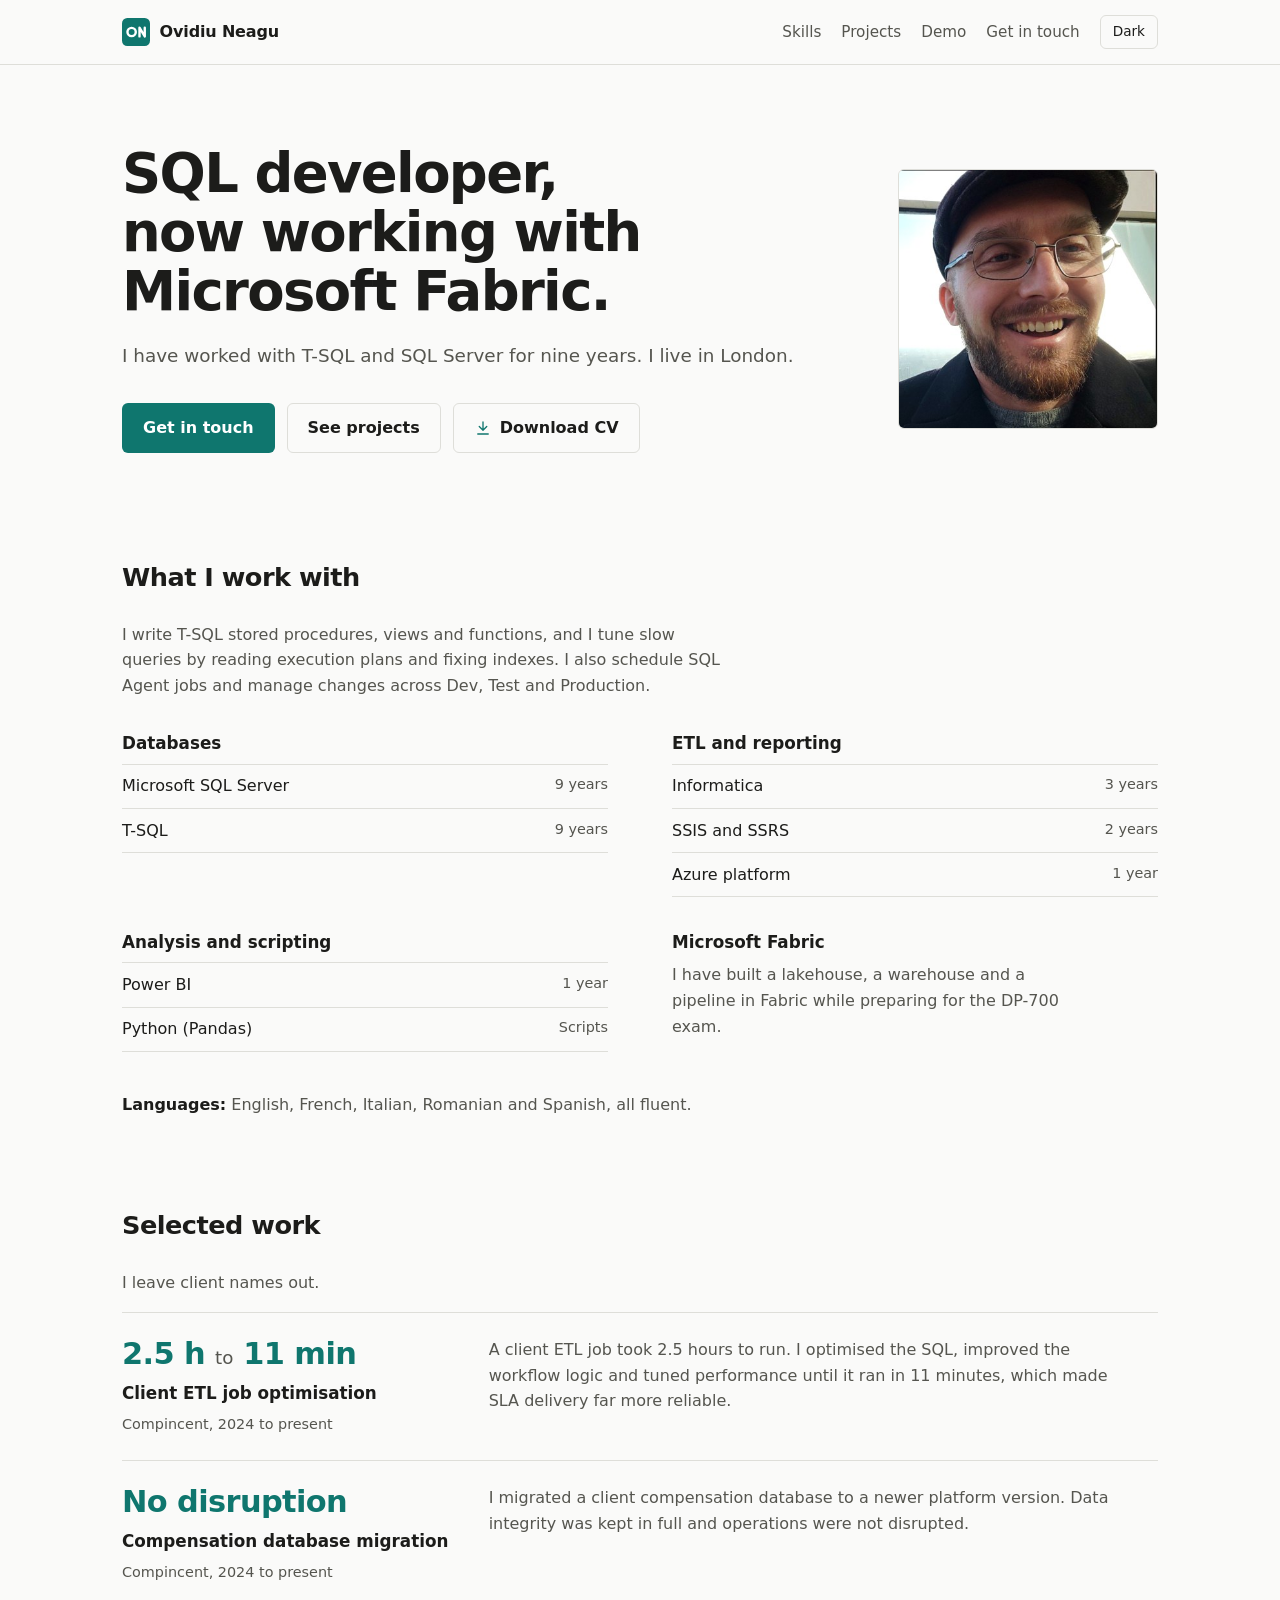
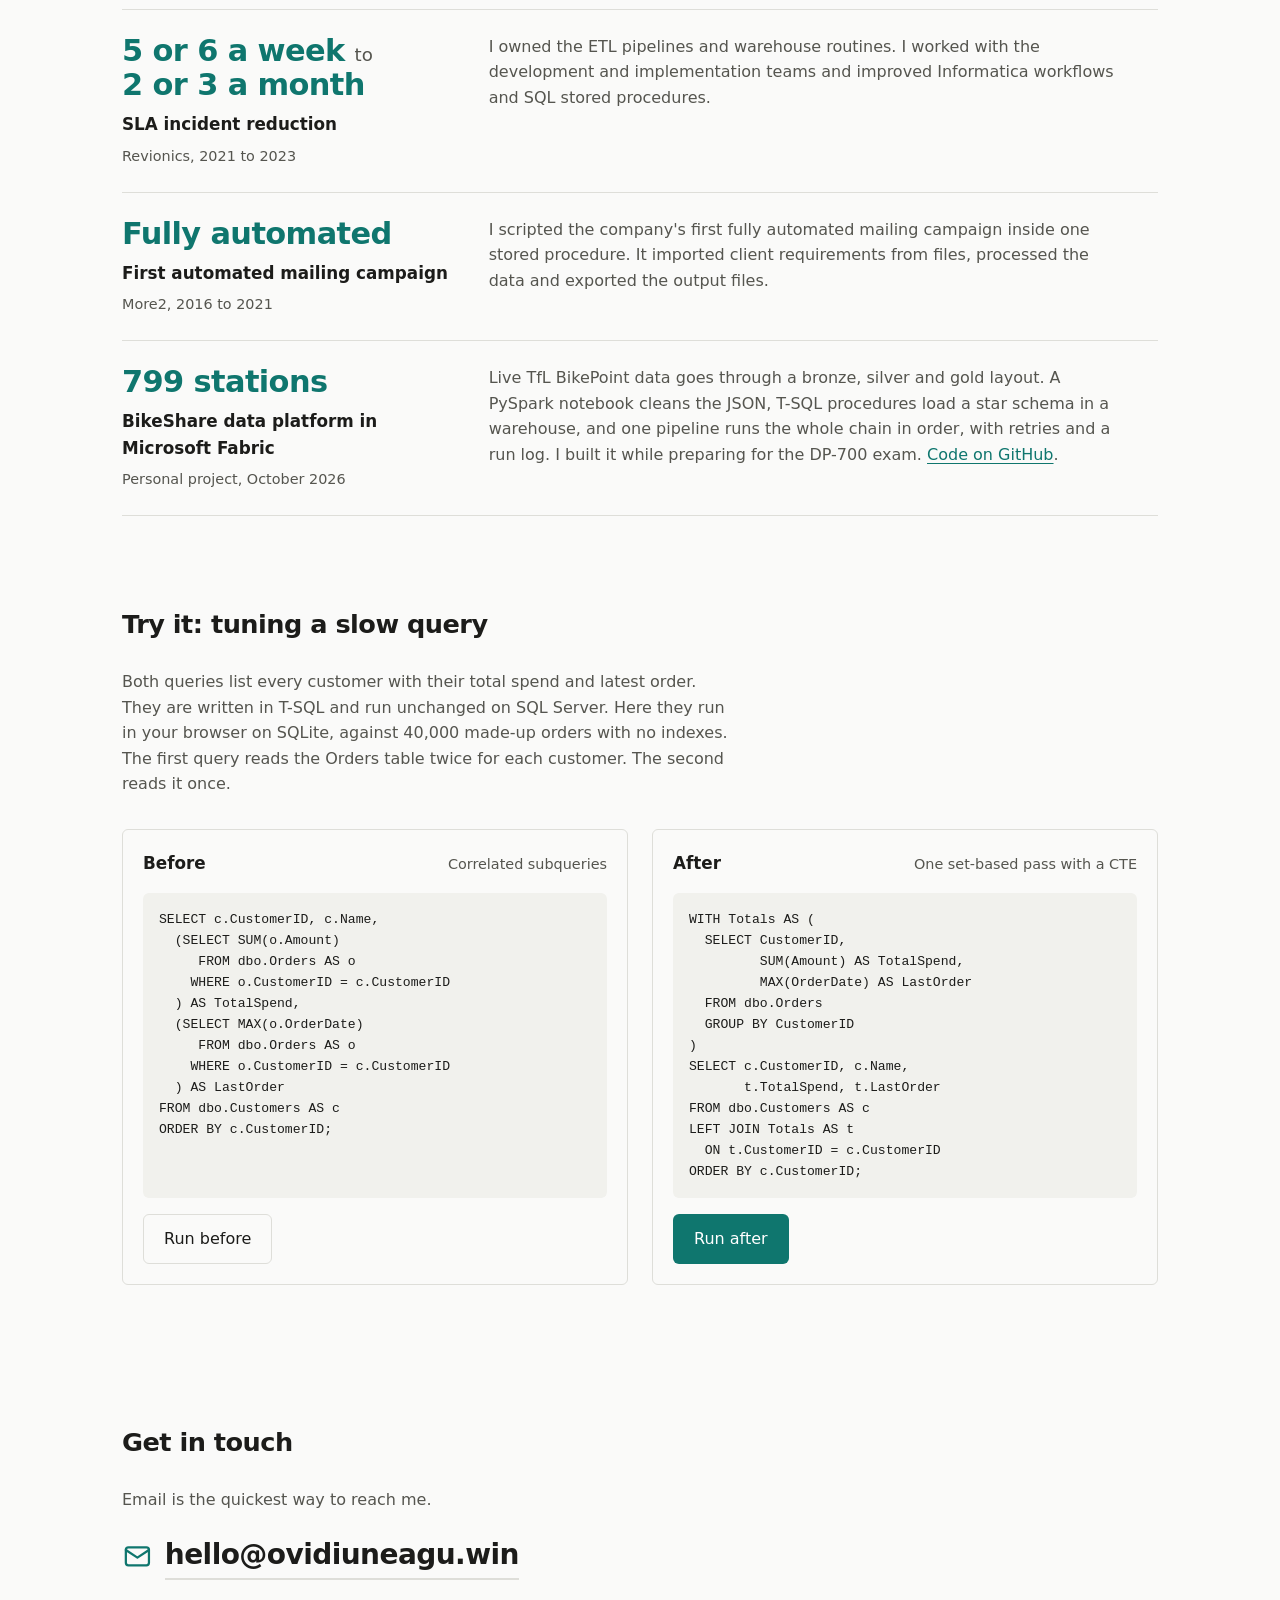
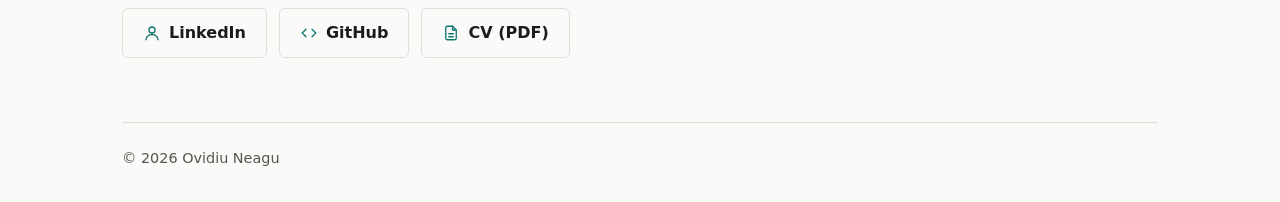
<file: index.html>
<!doctype html>
<html lang="en">
<head>
  <meta charset="utf-8">
  <meta name="viewport" content="width=device-width, initial-scale=1">
  <title>Ovidiu Neagu | SQL Developer</title>
  <meta name="description" content="SQL developer with nine years of T-SQL and SQL Server experience, now working with Microsoft Fabric. Based in London.">
  <meta name="color-scheme" content="light dark">
  <meta name="theme-color" content="#fafaf9" media="(prefers-color-scheme: light)">
  <meta name="theme-color" content="#131312" media="(prefers-color-scheme: dark)">
  <link rel="canonical" href="https://ovidiuneagu.win/">
  <link rel="icon" href="favicon.svg" type="image/svg+xml">
  <link rel="icon" href="favicon.ico" sizes="48x48">
  <link rel="apple-touch-icon" href="apple-touch-icon.png">
  <meta property="og:title" content="Ovidiu Neagu | SQL Developer">
  <meta property="og:description" content="SQL developer with nine years of T-SQL and SQL Server experience, now working with Microsoft Fabric.">
  <meta property="og:type" content="website">
  <meta property="og:url" content="https://ovidiuneagu.win/">
  <meta property="og:site_name" content="Ovidiu Neagu">
  <meta property="og:image" content="https://ovidiuneagu.win/og.png">
  <meta property="og:image:width" content="1200">
  <meta property="og:image:height" content="630">
  <meta property="og:image:alt" content="Ovidiu Neagu, SQL developer with nine years of T-SQL and SQL Server experience, now working with Microsoft Fabric.">
  <meta name="twitter:card" content="summary_large_image">
  <script>
    /* Runs before first paint: restores the saved theme and marks JS as available. */
    (function () {
      var root = document.documentElement;
      root.classList.add("js");
      try {
        var saved = localStorage.getItem("theme");
        if (saved === "light" || saved === "dark") root.setAttribute("data-theme", saved);
      } catch (e) {}
    })();
  </script>
  <link rel="stylesheet" href="style.css">
  <script src="script.js" defer></script>
  <script src="demo.js?v=20261013" defer></script>
</head>
<body>
  <a class="skip" href="#main">Skip to content</a>

  <header class="nav">
    <div class="wrap nav-inner">
      <a class="brand" href="#top">
        <svg class="logo" viewBox="0 0 64 64" width="28" height="28" aria-hidden="true" focusable="false"><rect width="64" height="64" rx="12" fill="var(--accent)"/><circle cx="22" cy="32" r="9.5" fill="none" stroke="var(--on-accent)" stroke-width="5.5"/><path d="M40 42V22L52 42V22" fill="none" stroke="var(--on-accent)" stroke-width="5.5" stroke-linejoin="round" stroke-linecap="round"/></svg>
        <span>Ovidiu Neagu</span>
      </a>
      <nav aria-label="Primary">
        <a class="nav-skills" href="#skills">Skills</a>
        <a href="#projects">Projects</a>
        <a class="nav-demo" href="#demo">Demo</a>
        <a class="nav-contact" href="#contact">Get in touch</a>
        <button class="theme-toggle" type="button" id="theme-toggle" aria-label="Switch colour theme">Dark</button>
      </nav>
    </div>
  </header>

  <main id="main">
    <section class="hero wrap" id="top">
      <div class="hero-text">
        <h1>SQL developer, now working with Microsoft Fabric.</h1>
        <p class="lead">I have worked with <span class="nowrap">T-SQL</span> and <span class="nowrap">SQL Server</span> <span class="nowrap">for nine years.</span> <span class="nowrap">I live in London.</span></p>
        <div class="actions">
          <a class="btn btn-primary" href="#contact">Get in touch</a>
          <a class="btn btn-ghost" href="#projects">See projects</a>
          <a class="btn btn-ghost" href="Ovidiu_Neagu_CV.pdf" download><svg class="icon" viewBox="0 0 24 24" width="18" height="18" fill="none" stroke="currentColor" stroke-width="1.75" stroke-linecap="round" stroke-linejoin="round" aria-hidden="true" focusable="false"><path d="M12 4v11m-5-5 5 5 5-5M5 20h14"/></svg>Download CV</a>
        </div>
      </div>
      <img class="portrait" src="portrait.jpg" width="400" height="400" alt="Ovidiu Neagu, smiling, wearing glasses and a flat cap">
    </section>

    <section class="wrap section reveal" id="skills">
      <h2>What I work with</h2>
      <p class="note">I write T-SQL stored procedures, views and functions, and I tune slow queries by reading execution plans and fixing indexes. I also schedule SQL Agent jobs and manage changes across Dev, Test and Production.</p>
      <div class="skill-groups">
        <div class="skill-group">
          <h3>Databases</h3>
          <ul class="skill-list">
            <li><span>Microsoft SQL Server</span><span class="yrs">9 years</span></li>
            <li><span>T-SQL</span><span class="yrs">9 years</span></li>
          </ul>
        </div>
        <div class="skill-group">
          <h3>ETL and reporting</h3>
          <ul class="skill-list">
            <li><span>Informatica</span><span class="yrs">3 years</span></li>
            <li><span>SSIS and SSRS</span><span class="yrs">2 years</span></li>
            <li><span>Azure platform</span><span class="yrs">1 year</span></li>
          </ul>
        </div>
        <div class="skill-group">
          <h3>Analysis and scripting</h3>
          <ul class="skill-list">
            <li><span>Power BI</span><span class="yrs">1 year</span></li>
            <li><span>Python (Pandas)</span><span class="yrs">Scripts</span></li>
          </ul>
        </div>
        <div class="skill-group">
          <h3>Microsoft Fabric</h3>
          <p>I have built a lakehouse, a warehouse and a pipeline in Fabric while preparing for the <span class="nowrap">DP-700</span> exam.</p>
        </div>
      </div>
      <p class="langs"><strong>Languages:</strong> English, French, Italian, Romanian and Spanish, all fluent.</p>
    </section>

    <section class="wrap section reveal" id="projects">
      <h2>Selected work</h2>
      <p class="note">I leave client names out.</p>
      <ol class="projects">
        <li>
          <div>
            <p class="result">2.5 h <span class="to">to</span> 11 min</p>
            <h3>Client ETL job optimisation</h3>
            <p class="meta">Compincent, 2024 to present</p>
          </div>
          <p>A client ETL job took 2.5 hours to run. I optimised the SQL, improved the workflow logic and tuned performance until it ran in 11 minutes, which made SLA delivery far more reliable.</p>
        </li>
        <li>
          <div>
            <p class="result">No disruption</p>
            <h3>Compensation database migration</h3>
            <p class="meta">Compincent, 2024 to present</p>
          </div>
          <p>I migrated a client compensation database to a newer platform version. Data integrity was kept in full and operations were not disrupted.</p>
        </li>
        <li>
          <div>
            <p class="result">5 or 6 a week <span class="to">to</span> 2 or 3 a month</p>
            <h3>SLA incident reduction</h3>
            <p class="meta">Revionics, 2021 to 2023</p>
          </div>
          <p>I owned the ETL pipelines and warehouse routines. I worked with the development and implementation teams and improved Informatica workflows and SQL stored procedures.</p>
        </li>
        <li>
          <div>
            <p class="result">Fully automated</p>
            <h3>First automated mailing campaign</h3>
            <p class="meta">More2, 2016 to 2021</p>
          </div>
          <p>I scripted the company's first fully automated mailing campaign inside one stored procedure. It imported client requirements from files, processed the data and exported the output files.</p>
        </li>
        <li>
          <div>
            <p class="result">799 stations</p>
            <h3>BikeShare data platform in Microsoft Fabric</h3>
            <p class="meta">Personal project, October 2026</p>
          </div>
          <p>Live TfL BikePoint data goes through a bronze, silver and gold layout. A PySpark notebook cleans the JSON, T-SQL procedures load a star schema in a warehouse, and one pipeline runs the whole chain in order, with retries and a run log. I built it while preparing for the <span class="nowrap">DP-700</span> exam. <a href="https://github.com/OvISaN-1/fabric-bikeshare-dp700">Code on GitHub</a>.</p>
        </li>
      </ol>
    </section>

    <section class="wrap section reveal" id="demo">
      <h2>Try it: tuning a slow query</h2>
      <p class="note">Both queries list every customer with their total spend and latest order. They are written in T-SQL and run unchanged on SQL Server. Here they run in your browser on SQLite, against 40,000 made-up orders with no indexes. The first query reads the Orders table twice for each customer. The second reads it once.</p>
      <div class="demo">
        <div class="demo-card">
          <div class="demo-head">
            <h3>Before</h3>
            <span>Correlated subqueries</span>
          </div>
<pre class="code"><code>SELECT c.CustomerID, c.Name,
  (SELECT SUM(o.Amount)
     FROM dbo.Orders AS o
    WHERE o.CustomerID = c.CustomerID
  ) AS TotalSpend,
  (SELECT MAX(o.OrderDate)
     FROM dbo.Orders AS o
    WHERE o.CustomerID = c.CustomerID
  ) AS LastOrder
FROM dbo.Customers AS c
ORDER BY c.CustomerID;</code></pre>
          <button class="btn btn-ghost demo-run" type="button" data-query="slow">Run before</button>
          <div class="demo-out" aria-live="polite"></div>
        </div>
        <div class="demo-card">
          <div class="demo-head">
            <h3>After</h3>
            <span>One set-based pass with a CTE</span>
          </div>
<pre class="code"><code>WITH Totals AS (
  SELECT CustomerID,
         SUM(Amount) AS TotalSpend,
         MAX(OrderDate) AS LastOrder
  FROM dbo.Orders
  GROUP BY CustomerID
)
SELECT c.CustomerID, c.Name,
       t.TotalSpend, t.LastOrder
FROM dbo.Customers AS c
LEFT JOIN Totals AS t
  ON t.CustomerID = c.CustomerID
ORDER BY c.CustomerID;</code></pre>
          <button class="btn btn-primary demo-run" type="button" data-query="fast">Run after</button>
          <div class="demo-out" aria-live="polite"></div>
        </div>
      </div>
      <p class="demo-summary" aria-live="polite"></p>
    </section>

    <!--
      Fabric learning log, hidden until there is a first entry.
      To bring it back: paste a section with id="fabric" here and add a nav link to #fabric.
    -->

    <section class="wrap section contact reveal" id="contact">
      <h2>Get in touch</h2>
      <p class="note">Email is the quickest way to reach me.</p>
      <a class="email-big" id="email-link" href="#contact" data-user="hello" data-domain="ovidiuneagu.win"><svg class="icon" viewBox="0 0 24 24" width="18" height="18" fill="none" stroke="currentColor" stroke-width="1.75" stroke-linecap="round" stroke-linejoin="round" aria-hidden="true" focusable="false"><rect x="3" y="5" width="18" height="14" rx="2"/><path d="m3 7 9 6 9-6"/></svg><span>hello at ovidiuneagu.win</span></a>
      <ul class="contact-links">
        <li><a class="btn btn-ghost" href="https://www.linkedin.com/in/ovi-neagu-33716b99/"><svg class="icon" viewBox="0 0 24 24" width="18" height="18" fill="none" stroke="currentColor" stroke-width="1.75" stroke-linecap="round" stroke-linejoin="round" aria-hidden="true" focusable="false"><circle cx="12" cy="8" r="4"/><path d="M4 21c0-4 3.6-7 8-7s8 3 8 7"/></svg>LinkedIn</a></li>
        <li><a class="btn btn-ghost" href="https://github.com/OvISaN-1"><svg class="icon" viewBox="0 0 24 24" width="18" height="18" fill="none" stroke="currentColor" stroke-width="1.75" stroke-linecap="round" stroke-linejoin="round" aria-hidden="true" focusable="false"><path d="m8 7-5 5 5 5M16 7l5 5-5 5"/></svg>GitHub</a></li>
        <li><a class="btn btn-ghost" href="Ovidiu_Neagu_CV.pdf" download><svg class="icon" viewBox="0 0 24 24" width="18" height="18" fill="none" stroke="currentColor" stroke-width="1.75" stroke-linecap="round" stroke-linejoin="round" aria-hidden="true" focusable="false"><path d="M14 3H7a2 2 0 0 0-2 2v14a2 2 0 0 0 2 2h10a2 2 0 0 0 2-2V8z"/><path d="M14 3v5h5M9 13h6M9 17h6"/></svg>CV (PDF)</a></li>
      </ul>
    </section>
  </main>

  <footer class="wrap footer">
    <p>&copy; 2026 Ovidiu Neagu</p>
  </footer>
</body>
</html>
</file>
<file: style.css>
:root {
  color-scheme: light;
  --bg: #fafaf9;
  --text: #1c1c1a;
  --muted: #55554f;
  --line: #deded9;
  --accent: #0f766e;
  --on-accent: #ffffff;
  --code-bg: #f1f1ed;
  --radius: 6px;
  --font: system-ui, -apple-system, "Segoe UI", Roboto, "Helvetica Neue", Arial, sans-serif;
}

/* Dark follows the system unless the visitor chose a theme with the toggle. */
@media (prefers-color-scheme: dark) {
  :root:not([data-theme="light"]) {
    color-scheme: dark;
    --bg: #131312;
    --text: #ecece8;
    --muted: #a8a8a0;
    --line: #2d2d2a;
    --accent: #5eead4;
    --on-accent: #042f2e;
    --code-bg: #1c1c1a;
  }
}

:root[data-theme="dark"] {
  color-scheme: dark;
  --bg: #131312;
  --text: #ecece8;
  --muted: #a8a8a0;
  --line: #2d2d2a;
  --accent: #5eead4;
  --on-accent: #042f2e;
  --code-bg: #1c1c1a;
}

* { box-sizing: border-box; }
html { scroll-behavior: smooth; }
body {
  margin: 0;
  background: var(--bg);
  color: var(--text);
  font-family: var(--font);
  line-height: 1.6;
  -webkit-font-smoothing: antialiased;
  transition: background-color .25s ease, color .25s ease;
}

.wrap { max-width: 1100px; margin: 0 auto; padding: 0 1rem; }
@media (min-width: 768px) { .wrap { padding: 0 2rem; } }

a { color: inherit; }
:focus-visible { outline: 2px solid var(--accent); outline-offset: 3px; border-radius: var(--radius); }

.skip {
  position: absolute; left: -999px; top: 0;
  background: var(--accent); color: var(--on-accent);
  padding: .5rem 1rem; border-radius: var(--radius);
}
.skip:focus { left: 1rem; top: 1rem; z-index: 20; }

/* Navigation */
.nav {
  position: sticky; top: 0; z-index: 10;
  background: var(--bg);
  border-bottom: 1px solid var(--line);
  transition: background-color .25s ease, border-color .25s ease;
}
.nav-inner { display: flex; align-items: center; justify-content: space-between; height: 64px; }
.brand { display: inline-flex; align-items: center; gap: .6rem; font-weight: 600; text-decoration: none; letter-spacing: -0.01em; }
.logo { display: block; flex: none; }
.nav nav { display: flex; align-items: center; gap: 1.25rem; font-size: .95rem; }
.nav nav a { text-decoration: none; color: var(--muted); transition: color .2s ease; }
.nav nav a:hover { color: var(--text); }

.theme-toggle {
  font: inherit;
  font-size: .85rem;
  color: var(--text);
  background: transparent;
  border: 1px solid var(--line);
  border-radius: var(--radius);
  padding: .3rem .75rem;
  cursor: pointer;
  transition: border-color .2s ease, transform .15s ease;
}
.theme-toggle:hover { border-color: var(--muted); }
.theme-toggle:active { transform: translateY(1px); }

@media (max-width: 560px) {
  .nav nav { gap: .9rem; font-size: .85rem; }
  .nav-skills, .nav-contact, .nav-demo { display: none; }
}

/* Hero */
.hero {
  padding-top: 2.5rem; padding-bottom: 1.5rem;
  display: grid; grid-template-columns: minmax(0, 1fr); gap: 1.75rem; align-items: center;
}
.portrait {
  display: block; width: 100%; max-width: 104px; height: auto; aspect-ratio: 1; order: -1;
  object-fit: cover; border-radius: var(--radius); border: 1px solid var(--line);
}
@media (min-width: 860px) {
  .hero { grid-template-columns: minmax(0, 1fr) 260px; gap: 4rem; padding-top: 5rem; padding-bottom: 2rem; }
  .portrait { max-width: none; order: 0; }
}
h1 {
  font-size: clamp(2.1rem, 4.6vw, 3.4rem);
  line-height: 1.08;
  letter-spacing: -0.03em;
  font-weight: 650;
  margin: 0 0 1.25rem;
  max-width: 22ch;
  text-wrap: balance;
}
.lead { font-size: 1.15rem; color: var(--muted); max-width: 58ch; margin: 0 0 2rem; text-wrap: pretty; }
.nowrap { white-space: nowrap; }
.actions { display: flex; flex-wrap: wrap; gap: .75rem; }
@media (max-width: 560px) {
  .actions { display: grid; grid-template-columns: 1fr 1fr; }
  .actions .btn-primary { grid-column: 1 / -1; }
}
@media (max-width: 380px) {
  .actions { grid-template-columns: 1fr; }
}

.btn {
  display: inline-flex; align-items: center; justify-content: center; gap: .5rem;
  padding: .7rem 1.25rem;
  border-radius: var(--radius);
  text-decoration: none;
  font-weight: 550;
  white-space: nowrap;
  border: 1px solid transparent;
  transition: transform .15s ease, filter .2s ease, border-color .2s ease;
}
.btn:active { transform: translateY(1px); }
button.btn { font: inherit; cursor: pointer; }
.btn-primary { background: var(--accent); color: var(--on-accent); }
.btn-primary:hover { filter: brightness(1.08); }
.btn-ghost { border-color: var(--line); color: var(--text); background: transparent; }
.btn-ghost:hover { border-color: var(--muted); }
.icon { flex: none; display: block; }
.btn-ghost .icon { color: var(--accent); }

/* Sections */
.section { padding-top: 4.5rem; padding-bottom: 1rem; scroll-margin-top: 64px; }
h2 { font-size: 1.6rem; letter-spacing: -0.02em; margin: 0 0 1.5rem; }
h3 { font-size: 1.05rem; margin: 0 0 .4rem; }
p { margin: 0 0 1rem; }
.note { color: var(--muted); max-width: 60ch; }

/* Skills: grouped rows with years, two columns on wider screens */
.skill-groups { display: grid; grid-template-columns: 1fr; gap: 2rem 4rem; margin-top: 2rem; }
.skill-group p { color: var(--muted); max-width: 40ch; margin: 0; }
.skill-list { list-style: none; margin: 0; padding: 0; }
.skill-list li { display: flex; justify-content: space-between; gap: 1rem; padding: .55rem 0; border-top: 1px solid var(--line); }
.skill-list li:last-child { border-bottom: 1px solid var(--line); }
.yrs { color: var(--muted); font-size: .9rem; font-variant-numeric: tabular-nums; white-space: nowrap; }
.langs { margin: 2.5rem 0 0; color: var(--muted); }
.langs strong { color: var(--text); font-weight: 600; }
@media (min-width: 768px) { .skill-groups { grid-template-columns: 1fr 1fr; } }

/* Projects */
.projects { list-style: none; margin: 0; padding: 0; }
.projects li { padding: 1.5rem 0; border-top: 1px solid var(--line); display: grid; grid-template-columns: 1fr; gap: .25rem 2rem; }
.projects li:last-child { border-bottom: 1px solid var(--line); }
.projects p { color: var(--muted); margin: 0; max-width: 62ch; }
.projects .meta { font-size: .9rem; margin-top: .15rem; }
.projects .result { color: var(--accent); font-size: clamp(1.5rem, 3vw, 1.9rem); font-weight: 650; letter-spacing: -0.02em; line-height: 1.15; margin: 0 0 .5rem; max-width: 14ch; text-wrap: balance; font-variant-numeric: tabular-nums; }
.projects .to { color: var(--muted); font-size: .6em; font-weight: 500; letter-spacing: 0; }
.projects p a { color: var(--accent); text-underline-offset: .2em; }
@media (min-width: 768px) { .projects li { grid-template-columns: 1fr 2fr; } }

/* Query tuning demo */
.demo { display: grid; grid-template-columns: minmax(0, 1fr); gap: 1.5rem; margin-top: 2rem; }
@media (min-width: 900px) { .demo { grid-template-columns: minmax(0, 1fr) minmax(0, 1fr); } }
.demo-card { border: 1px solid var(--line); border-radius: var(--radius); padding: 1.25rem; display: flex; flex-direction: column; gap: 1rem; min-width: 0; }
.demo-head { display: flex; align-items: baseline; justify-content: space-between; gap: 1rem; }
.demo-head h3 { margin: 0; }
.demo-head span { color: var(--muted); font-size: .9rem; }
.code {
  margin: 0; padding: 1rem; background: var(--code-bg); border-radius: var(--radius);
  overflow-x: auto; font: .82rem/1.6 ui-monospace, SFMono-Regular, Menlo, Consolas, monospace;
  flex: 1;
}
.demo-run { align-self: flex-start; }
@media (max-width: 560px) {
  .demo-card { padding: 1rem; }
  .code { padding: .85rem; font-size: .74rem; }
}
.demo-run:disabled { opacity: .6; cursor: progress; }
.demo-out:empty { display: none; }
.demo-time { margin: 0 0 .75rem; display: flex; align-items: baseline; gap: .75rem; flex-wrap: wrap; }
.demo-time strong { font-size: 1.5rem; letter-spacing: -0.02em; font-variant-numeric: tabular-nums; }
.demo-time span { color: var(--muted); font-size: .9rem; }
.demo-plan-label { margin: 0 0 .35rem; font-size: .8rem; color: var(--muted); }
.demo-plan { list-style: none; margin: 0; padding: 0; font: .78rem/1.7 ui-monospace, SFMono-Regular, Menlo, Consolas, monospace; color: var(--muted); }
.demo-plan li::before { content: "> "; color: var(--accent); }
.demo-summary { margin: 1.5rem 0 0; font-weight: 600; min-height: 1.6em; }

/* Contact */
.contact { padding-bottom: 4rem; }
.email-big {
  display: inline-flex; align-items: center; gap: .75rem; margin-top: .25rem;
  font-size: clamp(1.1rem, 3.2vw, 1.75rem); font-weight: 600; letter-spacing: -0.02em;
  color: var(--text); text-decoration: none; overflow-wrap: anywhere;
}
.email-big .icon { width: 1.1em; height: 1.1em; color: var(--accent); }
.email-big span { border-bottom: 2px solid var(--line); transition: border-color .2s ease; }
.email-big:hover span { border-color: var(--accent); }
.contact-links { list-style: none; padding: 0; margin: 1.75rem 0 0; display: flex; flex-wrap: wrap; gap: .75rem; }

.footer { padding-bottom: 2rem; color: var(--muted); font-size: .9rem; }
.footer p { border-top: 1px solid var(--line); padding-top: 1.5rem; margin: 0; }

/* Scroll reveal: only hides content when JavaScript is running. */
.js .reveal { opacity: 0; transform: translateY(14px); transition: opacity .6s cubic-bezier(.16, 1, .3, 1), transform .6s cubic-bezier(.16, 1, .3, 1); }
.js .reveal.is-visible { opacity: 1; transform: none; }

@media (prefers-reduced-motion: reduce) {
  html { scroll-behavior: auto; }
  * { transition: none !important; }
  .js .reveal { opacity: 1; transform: none; }
}
</file>
